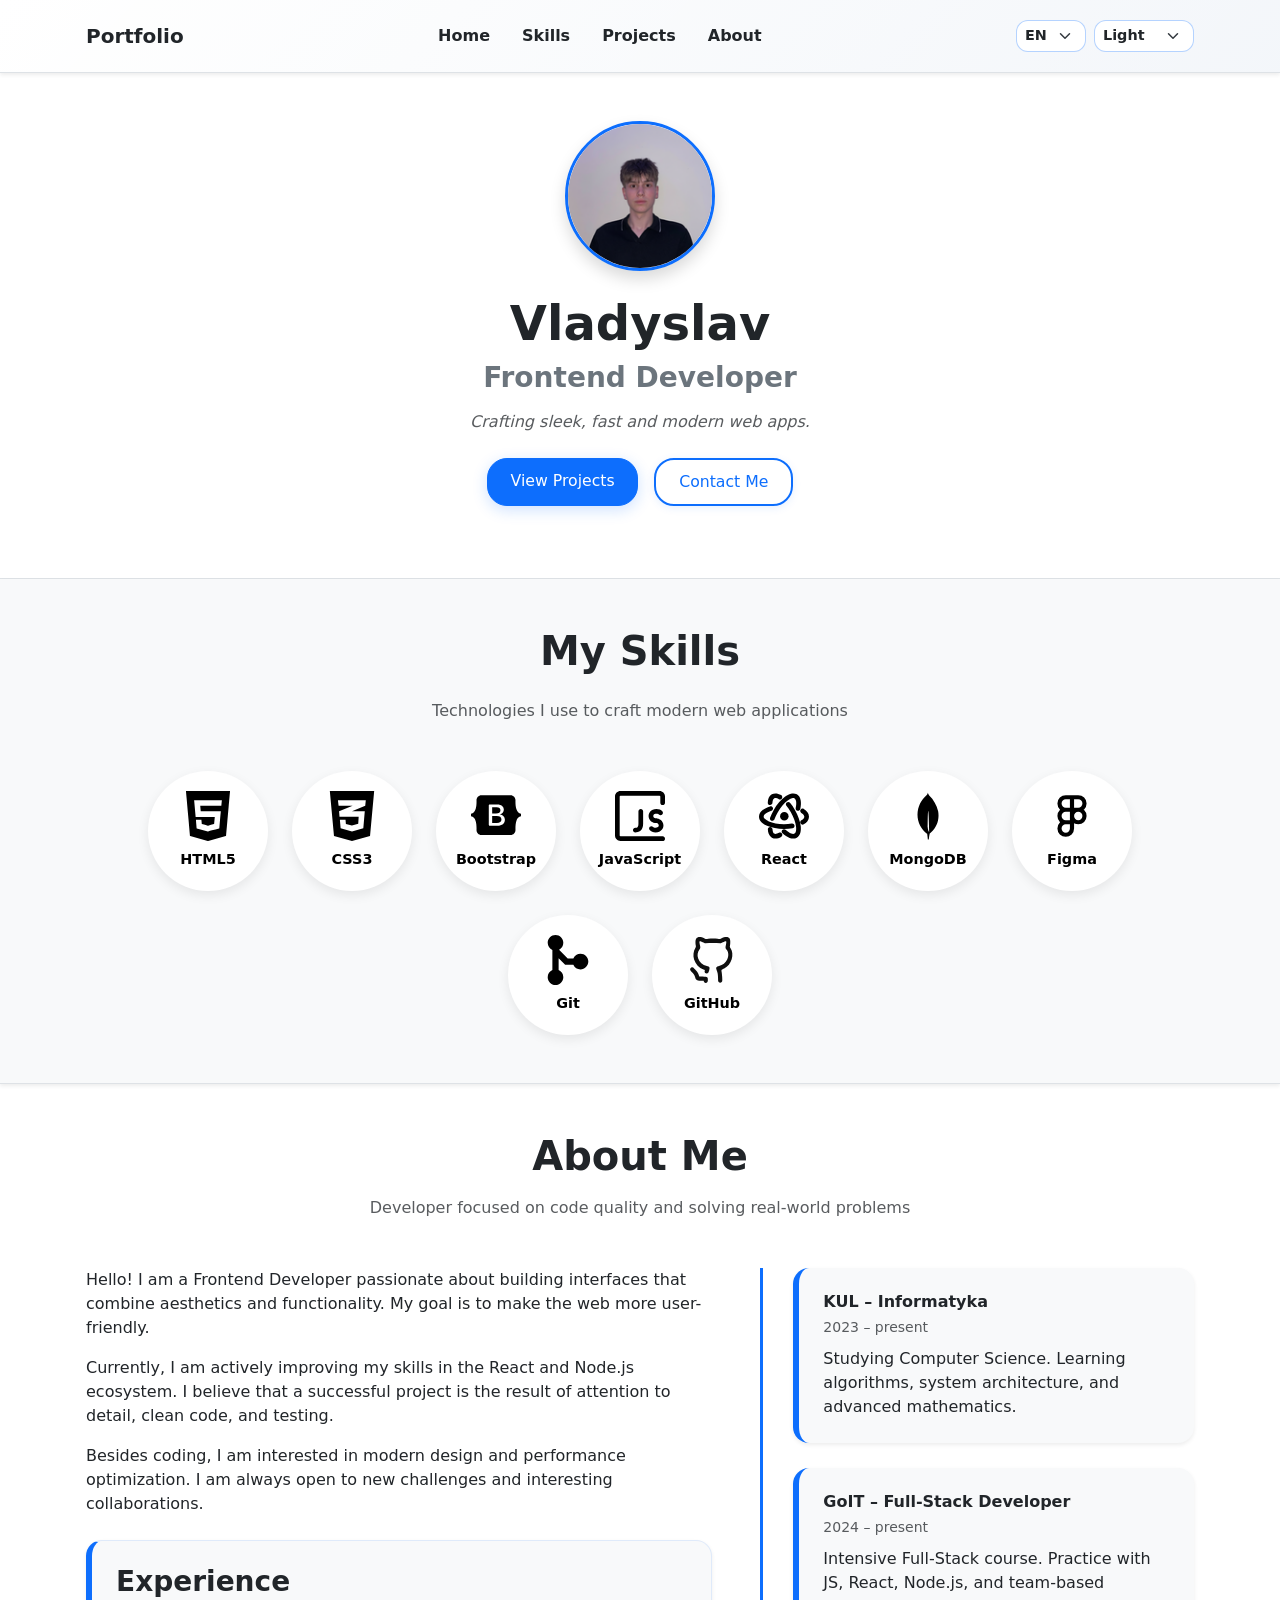
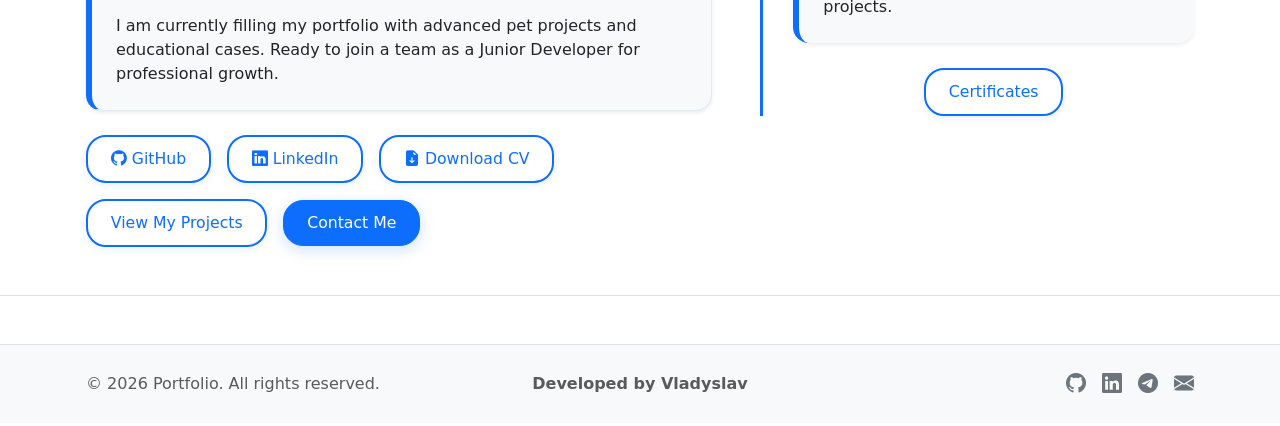
<file: index.html>
<!doctype html>
<html lang="en" data-bs-theme="light">
  <head>
    <meta charset="UTF-8" />
    <meta name="viewport" content="width=device-width, initial-scale=1.0" />
    <link
      href="https://cdn.jsdelivr.net/npm/bootstrap@5.3.3/dist/css/bootstrap.min.css"
      rel="stylesheet"
    />
    <script src="https://cdn.jsdelivr.net/npm/bootstrap@5.3.3/dist/js/bootstrap.bundle.min.js"></script>
    <link
      href="https://cdn.jsdelivr.net/npm/bootstrap-icons@1.11.3/font/bootstrap-icons.css"
      rel="stylesheet"
    />
    <link rel="stylesheet" href="./css/style.css" />
    <link rel="icon" href="./public/favicon.ico" />
    <script src="./js/main.js" defer></script>
    <title>Portfolio</title>
  </head>

  <body>
    <header class="py-3 shadow-sm border-bottom bg-body-tertiary">
      <div class="container d-flex justify-content-between align-items-center">
        <div class="fw-bold fs-5">Portfolio</div>
        <nav class="d-none d-md-block">
          <ul class="nav">
            <li class="nav-item">
              <a class="nav-link fw-semibold" href="#home" data-i18n="nav.home"
                >Головна</a
              >
            </li>
            <li class="nav-item">
              <a
                class="nav-link fw-semibold"
                href="#skills"
                data-i18n="nav.skills"
                >Навички</a
              >
            </li>
            <li class="nav-item">
              <a
                class="nav-link fw-semibold"
                href="./projects.html"
                data-i18n="nav.projects"
                >Проекти</a
              >
            </li>
            <li class="nav-item">
              <a
                class="nav-link fw-semibold"
                href="#about"
                data-i18n="nav.about"
                >Про мене</a
              >
            </li>
          </ul>
        </nav>
        <div class="d-flex gap-2 align-items-center">
          <button
            class="btn btn-outline-secondary d-md-none"
            data-bs-toggle="modal"
            data-bs-target="#mobileMenu"
          >
            ☰
          </button>

          <select
            class="form-select form-select-sm fw-bold d-none d-md-block lang-selector"
            style="
              width: auto;
              min-width: 70px;
              border-radius: 12px;
              border: 1px solid rgba(13, 110, 253, 0.3);
              font-size: 0.9rem;
            "
            title="Select language"
          >
            <option value="uk">UA</option>
            <option value="pl">PL</option>
            <option value="en">EN</option>
          </select>

          <select
            class="form-select form-select-sm fw-bold d-none d-md-block theme-selector"
            style="
              width: auto;
              min-width: 100px;
              border-radius: 12px;
              border: 1px solid rgba(13, 110, 253, 0.3);
              font-size: 0.9rem;
            "
            title="Select theme"
          >
            <option value="light" data-i18n="theme.light">Light</option>
            <option value="dark" data-i18n="theme.dark">Dark</option>
          </select>
        </div>
      </div>
    </header>

    <section id="home" class="py-3 py-md-5 shadow-sm border-bottom">
      <div class="container text-center">
        <img
          src="./public/avatar.png"
          alt="Vladyslav"
          class="rounded-circle shadow mb-4 mx-auto d-block"
          style="
            width: 150px;
            height: 150px;
            object-fit: cover;
            border: 3px solid var(--bs-primary);
          "
        />
        <h1 class="fw-bold mb-2 display-5" data-i18n="hero.name">Vladyslav</h1>
        <h2 class="fw-semibold mb-3 text-secondary h3" data-i18n="hero.role">
          Frontend Developer
        </h2>
        <p class="mb-4 fst-italic text-muted" data-i18n="hero.tagline">
          Crafting sleek, fast and modern web apps.
        </p>
        <div class="hero-buttons mb-4 flex-column flex-sm-row gap-2 gap-md-3">
          <a
            href="./projects.html"
            class="btn btn-primary btn-sm btn-md-lg"
            data-i18n="hero.btnProjects"
            >View Projects</a
          >
          <button
            class="btn btn-outline-primary btn-sm btn-md-lg"
            data-bs-toggle="modal"
            data-bs-target="#contactModal"
            data-i18n="hero.btnContact"
          >
            Contact Me
          </button>
        </div>
      </div>
    </section>
    <section
      id="skills"
      class="py-3 py-md-5 shadow-sm border-bottom bg-body-tertiary"
    >
      <div class="container text-center">
        <h2 class="fw-bold mb-3 mb-md-4 display-6" data-i18n="skills.title">
          My Skills
        </h2>
        <p class="text-muted mb-4 mb-md-5" data-i18n="skills.subtitle">
          Technologies I use to craft modern web applications
        </p>

        <div
          class="d-flex justify-content-center flex-wrap gap-2 gap-sm-3 gap-md-4"
        >
          <button
            type="button"
            class="skill-circle"
            data-bs-toggle="modal"
            data-bs-target="#skillModal"
            data-i18n-title="modal.html.title"
            data-i18n-body="modal.html.body"
            data-i18n-btn="modal.html.btn"
            data-url="https://developer.mozilla.org/en-US/docs/Web/HTML"
          >
            <img src="./public/logos/html5.svg" alt="HTML5" />
            <span>HTML5</span>
          </button>
          <button
            type="button"
            class="skill-circle"
            data-bs-toggle="modal"
            data-bs-target="#skillModal"
            data-i18n-title="modal.css.title"
            data-i18n-body="modal.css.body"
            data-i18n-btn="modal.css.btn"
            data-url="https://developer.mozilla.org/en-US/docs/Web/CSS"
          >
            <img src="./public/logos/css3.svg" alt="CSS3" />
            <span>CSS3</span>
          </button>
          <button
            type="button"
            class="skill-circle"
            data-bs-toggle="modal"
            data-bs-target="#skillModal"
            data-i18n-title="modal.bootstrap.title"
            data-i18n-body="modal.bootstrap.body"
            data-i18n-btn="modal.bootstrap.btn"
            data-url="https://getbootstrap.com/"
          >
            <img src="./public/logos/bootstrap.svg" alt="bootstrap" />
            <span>Bootstrap</span>
          </button>
          <button
            type="button"
            class="skill-circle"
            data-bs-toggle="modal"
            data-bs-target="#skillModal"
            data-i18n-title="modal.js.title"
            data-i18n-body="modal.js.body"
            data-i18n-btn="modal.js.btn"
            data-url="https://developer.mozilla.org/en-US/docs/Web/JavaScript"
          >
            <img src="./public/logos/javascript.svg" alt="JavaScript" />
            <span>JavaScript</span>
          </button>
          <button
            type="button"
            class="skill-circle"
            data-bs-toggle="modal"
            data-bs-target="#skillModal"
            data-i18n-title="modal.react.title"
            data-i18n-body="modal.react.body"
            data-i18n-btn="modal.react.btn"
            data-url="https://reactjs.org/"
          >
            <img src="./public/logos/react.svg" alt="React" />
            <span>React</span>
          </button>
          <button
            type="button"
            class="skill-circle"
            data-bs-toggle="modal"
            data-bs-target="#skillModal"
            data-i18n-title="modal.mongo.title"
            data-i18n-body="modal.mongo.body"
            data-i18n-btn="modal.mongo.btn"
            data-url="https://www.mongodb.com/"
          >
            <img src="./public/logos/mongodb.svg" alt="MongoDB" />
            <span>MongoDB</span>
          </button>
          <button
            type="button"
            class="skill-circle"
            data-bs-toggle="modal"
            data-bs-target="#skillModal"
            data-i18n-title="modal.figma.title"
            data-i18n-body="modal.figma.body"
            data-i18n-btn="modal.figma.btn"
            data-url="https://www.figma.com/"
          >
            <img src="./public/logos/figma.svg" alt="MongoDB" />
            <span>Figma</span>
          </button>
          <button
            type="button"
            class="skill-circle"
            data-bs-toggle="modal"
            data-bs-target="#skillModal"
            data-i18n-title="modal.git.title"
            data-i18n-body="modal.git.body"
            data-i18n-btn="modal.git.btn"
            data-url="https://git-scm.com/"
          >
            <img src="./public/logos/git.svg" alt="Git" />
            <span>Git</span>
          </button>
          <button
            type="button"
            class="skill-circle"
            data-bs-toggle="modal"
            data-bs-target="#skillModal"
            data-i18n-title="modal.github.title"
            data-i18n-body="modal.github.body"
            data-i18n-btn="modal.github.btn"
            data-url="https://github.com/"
          >
            <img src="./public/logos/github.svg" alt="GitHub" />
            <span>GitHub</span>
          </button>
        </div>
      </div>
    </section>
    <section id="about" class="py-3 py-md-5 border-bottom">
      <div class="container">
        <div class="text-center mb-4 mb-md-5">
          <h2 class="fw-bold mb-2 mb-md-3 display-6" data-i18n="about.title">
            About Me
          </h2>
          <p class="text-muted" data-i18n="about.subtitle">
            Developer focused on growth, quality and real-world problem solving
          </p>
        </div>
        <div class="row g-3 g-md-5">
          <div class="col-12 col-lg-7">
            <p class="mb-3" data-i18n="about.text1"></p>
            <p class="mb-3" data-i18n="about.text2"></p>
            <p class="mb-4" data-i18n="about.text3"></p>
            <div
              class="experience-box p-3 p-md-4 rounded-4 mb-4 shadow-sm bg-body-tertiary"
              style="border-left: 6px solid var(--bs-primary)"
            >
              <h3 class="fw-bold mb-3" data-i18n="about.expTitle"></h3>
              <p class="mb-0" data-i18n="about.expText"></p>
            </div>
            <div
              class="d-flex flex-column flex-sm-row flex-wrap gap-2 gap-md-3 align-items-sm-center"
            >
              <a
                href="https://github.com/Nishiyuuu"
                target="_blank"
                class="btn btn-outline-primary btn-sm btn-md-lg"
                title="Visit GitHub"
              >
                <i class="bi bi-github"></i>
                GitHub
              </a>

              <a
                href="https://linkedin.com/in/vladyslav-bychkovskyi-b8a65a303"
                target="_blank"
                class="btn btn-outline-primary btn-sm btn-md-lg"
                title="Visit LinkedIn"
              >
                <i class="bi bi-linkedin"></i>
                LinkedIn
              </a>

              <a
                href="./public/cv.pdf"
                download="Vladyslav_Bychkovskyi_CV"
                class="btn btn-outline-primary btn-sm btn-md-lg"
                title="Download CV"
              >
                <i class="bi bi-file-earmark-arrow-down-fill"></i>
                <span data-i18n="about.downloadCV">Pobierz CV</span>
              </a>

              <a
                href="./projects.html"
                class="btn btn-outline-primary btn-sm btn-md-lg"
                data-i18n="about.projectsBtn"
              >
              </a>

              <button
                class="btn btn-primary btn-sm btn-md-lg"
                data-bs-toggle="modal"
                data-bs-target="#contactModal"
                data-i18n="hero.btnContact"
              ></button>
            </div>
          </div>
          <div class="col-12 col-lg-5">
            <div class="timeline">
              <div class="timeline-item">
                <div class="timeline-dot"></div>
                <div
                  class="timeline-content p-3 p-md-4 rounded-4 shadow-sm bg-body-tertiary"
                  style="border-left: 6px solid var(--bs-primary)"
                >
                  <h6 class="fw-bold mb-1">KUL – Informatyka</h6>
                  <small class="text-muted" data-i18n="about.kul"></small>
                  <p class="mb-0 mt-2" data-i18n="about.kulDesc"></p>
                </div>
              </div>
              <div class="timeline-item">
                <div class="timeline-dot"></div>
                <div
                  class="timeline-content p-3 p-md-4 rounded-4 shadow-sm bg-body-tertiary"
                  style="border-left: 6px solid var(--bs-primary)"
                >
                  <h6 class="fw-bold mb-1">GoIT – Full-Stack Developer</h6>
                  <small class="text-muted" data-i18n="about.goit"></small>
                  <p class="mb-0 mt-2" data-i18n="about.goitDesc"></p>
                </div>
              </div>
              <div class="mt-2 text-center">
                <a
                  href="./certificates.html"
                  class="btn btn-outline-primary btn-sm btn-md-lg"
                  data-i18n="about.certBtn"
                >
                  <i class="bi bi-award-fill"></i>
                </a>
              </div>
            </div>
          </div>
        </div>
      </div>
    </section>

    <div class="modal fade" id="mobileMenu" tabindex="-1">
      <div class="modal-dialog modal-fullscreen-sm-down">
        <div class="modal-content">
          <div class="modal-header">
            <h5 class="modal-title" data-i18n="menu.label">Menu</h5>
            <button
              type="button"
              class="btn-close"
              data-bs-dismiss="modal"
            ></button>
          </div>
          <div class="modal-body text-center">
            <ul class="nav flex-column mb-4">
              <li class="nav-item">
                <a
                  class="nav-link fw-semibold"
                  href="#home"
                  data-i18n="nav.home"
                  >Головна</a
                >
              </li>
              <li class="nav-item">
                <a
                  class="nav-link fw-semibold"
                  href="#skills"
                  data-i18n="nav.skills"
                  >Навички</a
                >
              </li>
              <li class="nav-item">
                <a
                  class="nav-link fw-semibold"
                  href="#"
                  data-i18n="nav.projects"
                  >Проекти</a
                >
              </li>
              <li class="nav-item">
                <a
                  class="nav-link fw-semibold"
                  href="#about"
                  data-i18n="nav.about"
                  >Про мене</a
                >
              </li>
            </ul>
            <select
              class="form-select mb-3 fw-bold lang-selector"
              style="
                border-radius: 12px;
                border: 1px solid rgba(13, 110, 253, 0.3);
              "
              title="Select language"
            >
              <option value="uk">UA</option>
              <option value="pl">PL</option>
              <option value="en">EN</option>
            </select>
            <select
              class="form-select fw-bold theme-selector"
              style="
                border-radius: 12px;
                border: 1px solid rgba(13, 110, 253, 0.3);
              "
              title="Select theme"
            >
              <option value="light" data-i18n="theme.light">Light</option>
              <option value="dark" data-i18n="theme.dark">Dark</option>
            </select>
          </div>
        </div>
      </div>
    </div>
    <div class="modal fade" id="contactModal" tabindex="-1">
      <div class="modal-dialog modal-dialog-centered modal-fullscreen-sm-down">
        <div class="modal-content">
          <div class="modal-header">
            <h5 class="modal-title" data-i18n="contact.title">Contact Me</h5>
            <button
              type="button"
              class="btn-close"
              data-bs-dismiss="modal"
            ></button>
          </div>
          <div class="modal-body">
            <p class="text-center mb-3" data-i18n="contact.subtitle">
              Drop me a message or reach out directly:
            </p>
            <div
              class="d-flex justify-content-center gap-2 mb-3 flex-wrap flex-sm-row"
            >
              <a
                href="mailto:bickovskyijvlad53@gmail.com"
                class="btn btn-primary btn-sm btn-md-lg"
                data-i18n="contact.email"
                >Email</a
              >
              <a
                href="https://t.me/Nishiyyu"
                target="_blank"
                class="btn btn-outline-primary btn-sm btn-md-lg"
                data-i18n="contact.telegram"
                >Telegram</a
              >
            </div>
            <form id="contactForm">
              <div class="mb-3">
                <input
                  type="text"
                  class="form-control"
                  placeholder="Name"
                  name="name"
                  data-i18n-placeholder="form.name"
                  required
                />
              </div>
              <div class="mb-3">
                <input
                  type="email"
                  class="form-control"
                  placeholder="Email"
                  name="email"
                  data-i18n-placeholder="form.email"
                  required
                />
              </div>
              <div class="mb-3">
                <textarea
                  class="form-control"
                  placeholder="Message"
                  name="message"
                  data-i18n-placeholder="form.message"
                  rows="3"
                  required
                ></textarea>
              </div>
              <button
                type="submit"
                class="btn btn-primary w-100"
                data-i18n="contact.send"
              >
                Send
              </button>
            </form>
          </div>
        </div>
      </div>
    </div>
    <div class="modal fade" id="skillModal" tabindex="-1">
      <div class="modal-dialog modal-dialog-centered">
        <div class="modal-content">
          <div class="modal-header">
            <h5 class="modal-title"></h5>
            <button
              type="button"
              class="btn-close"
              data-bs-dismiss="modal"
            ></button>
          </div>
          <div class="modal-body text-center">
            <p></p>
            <a href="#" target="_blank" class="btn btn-primary"></a>
          </div>
        </div>
      </div>
    </div>

    <footer class="py-4 mt-5 border-top bg-body-tertiary">
      <div class="container">
        <div class="row align-items-center">
          <div class="col-md-4 mb-3 mb-md-0 text-center text-md-start">
            <span class="text-muted"
              >© <span id="currentYear"></span> Portfolio.
            </span>
            <span class="text-muted" data-i18n="footer.rights"
              >Всі права захищені.</span
            >
          </div>

          <div class="col-md-4 mb-3 mb-md-0 text-center">
            <span class="fw-semibold text-muted" data-i18n="footer.madeBy"
              >Розроблено Владиславом</span
            >
          </div>

          <div class="col-md-4 text-center text-md-end">
            <div
              class="d-flex justify-content-center justify-content-md-end gap-3"
            >
              <a
                href="https://github.com/Nishiyuuu"
                target="_blank"
                class="text-secondary fs-5 transition-hover"
                title="GitHub"
              >
                <i class="bi bi-github"></i>
              </a>
              <a
                href="https://linkedin.com/in/vladyslav-bychkovskyi-b8a65a303"
                target="_blank"
                class="text-secondary fs-5 transition-hover"
                title="LinkedIn"
              >
                <i class="bi bi-linkedin"></i>
              </a>
              <a
                href="https://t.me/Nishiyyu"
                target="_blank"
                class="text-secondary fs-5 transition-hover"
                title="Telegram"
              >
                <i class="bi bi-telegram"></i>
              </a>
              <a
                href="mailto:bickovskyijvlad53@gmail.com"
                class="text-secondary fs-5 transition-hover"
                title="Email"
              >
                <i class="bi bi-envelope-fill"></i>
              </a>
            </div>
          </div>
        </div>
      </div>
    </footer>
  </body>
</html>
</file>
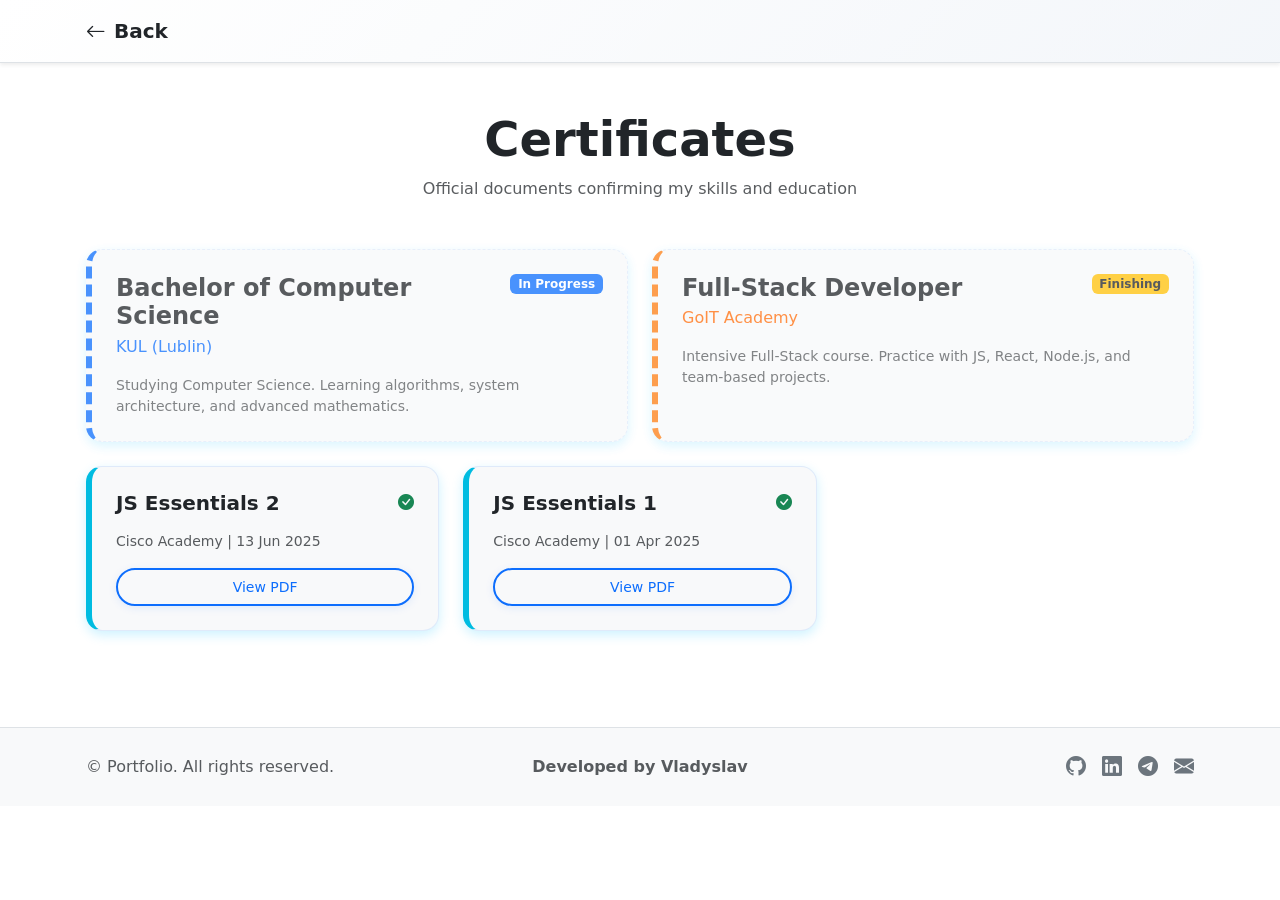
<file: certificates.html>
<!doctype html>
<html lang="en" data-bs-theme="light">
  <head>
    <meta charset="UTF-8" />
    <meta name="viewport" content="width=device-width, initial-scale=1.0" />
    <link
      href="https://cdn.jsdelivr.net/npm/bootstrap@5.3.8/dist/css/bootstrap.min.css"
      rel="stylesheet"
    />
    <link
      href="https://cdn.jsdelivr.net/npm/bootstrap-icons@1.11.3/font/bootstrap-icons.css"
      rel="stylesheet"
    />
    <link rel="stylesheet" href="./css/style.css" />
    <link rel="icon" href="./public/favicon.ico" />
    <title>Certificates | Vladyslav</title>
  </head>

  <body>
    <header class="py-3 shadow-sm border-bottom bg-body-tertiary">
      <div class="container d-flex justify-content-between align-items-center">
        <a
          href="index.html"
          class="text-decoration-none text-body fw-bold fs-5"
        >
          <i class="bi bi-arrow-left me-2"></i
          ><span data-i18n="cert.back">Back to Portfolio</span>
        </a>
      </div>
    </header>

    <main class="py-5">
      <div class="container">
        <div class="text-center mb-5">
          <h1 class="fw-bold display-5" data-i18n="about.certBtn">
            Education & Certifications
          </h1>
          <p class="text-muted" data-i18n="cert.subtitle">
            Official documents confirming my skills and education
          </p>
        </div>

        <div class="row g-4">
          <div class="col-12 col-md-6">
            <div
              class="experience-box p-4 rounded-4 bg-body-tertiary h-100 opacity-75"
              style="border-left: 6px solid #0d6efd; border-style: dashed"
            >
              <div
                class="d-flex justify-content-between align-items-start mb-3"
              >
                <div>
                  <h4 class="fw-bold mb-1">Bachelor of Computer Science</h4>
                  <p class="text-primary mb-0">KUL (Lublin)</p>
                </div>
                <span class="badge bg-primary" data-i18n="cert.inProgress"
                  >In Progress</span
                >
              </div>
              <p class="text-muted mb-0 small" data-i18n="about.kulDesc"></p>
            </div>
          </div>

          <div class="col-12 col-md-6">
            <div
              class="experience-box p-4 rounded-4 bg-body-tertiary h-100 opacity-75"
              style="
                border-left: 6px solid var(--bs-orange);
                border-style: dashed;
              "
            >
              <div
                class="d-flex justify-content-between align-items-start mb-3"
              >
                <div>
                  <h4 class="fw-bold mb-1">Full-Stack Developer</h4>
                  <p
                    class="text-warning mb-0"
                    style="color: #ff6b08 !important"
                  >
                    GoIT Academy
                  </p>
                </div>
                <span
                  class="badge bg-warning text-dark"
                  data-i18n="cert.finishing"
                  >Finishing</span
                >
              </div>
              <p class="text-muted mb-0 small" data-i18n="about.goitDesc"></p>
            </div>
          </div>

          <div class="col-12 col-md-4">
            <div
              class="experience-box p-4 rounded-4 bg-body-tertiary h-100"
              style="border-left: 6px solid #00bce1"
            >
              <div class="d-flex justify-content-between mb-2">
                <h5 class="fw-bold">JS Essentials 2</h5>
                <i class="bi bi-check-circle-fill text-success"></i>
              </div>
              <p class="small text-muted mb-3">Cisco Academy | 13 Jun 2025</p>
              <a
                href="./public/certs/js_essentials_2.pdf"
                target="_blank"
                class="btn btn-sm btn-outline-primary w-100 mt-auto"
                data-i18n="cert.view"
                >View PDF</a
              >
            </div>
          </div>

          <div class="col-12 col-md-4">
            <div
              class="experience-box p-4 rounded-4 bg-body-tertiary h-100"
              style="border-left: 6px solid #00bce1"
            >
              <div class="d-flex justify-content-between mb-2">
                <h5 class="fw-bold">JS Essentials 1</h5>
                <i class="bi bi-check-circle-fill text-success"></i>
              </div>
              <p class="small text-muted mb-3">Cisco Academy | 01 Apr 2025</p>
              <a
                href="./public/certs/js_essentials_1.pdf"
                target="_blank"
                class="btn btn-sm btn-outline-primary w-100 mt-auto"
                data-i18n="cert.view"
                >View PDF</a
              >
            </div>
          </div>
        </div>
      </div>
    </main>

    <footer class="py-4 mt-5 border-top bg-body-tertiary">
      <div class="container">
        <div class="row align-items-center">
          <div class="col-md-4 mb-3 mb-md-0 text-center text-md-start">
            <span class="text-muted"
              >© <span id="currentYear"></span> Portfolio.
            </span>
            <span class="text-muted" data-i18n="footer.rights"
              >Всі права захищені.</span
            >
          </div>

          <div class="col-md-4 mb-3 mb-md-0 text-center">
            <span class="fw-semibold text-muted" data-i18n="footer.madeBy"
              >Розроблено Владиславом</span
            >
          </div>

          <div class="col-md-4 text-center text-md-end">
            <div
              class="d-flex justify-content-center justify-content-md-end gap-3"
            >
              <a
                href="https://github.com/Nishiyuuu"
                target="_blank"
                class="text-secondary fs-5 transition-hover"
                title="GitHub"
              >
                <i class="bi bi-github"></i>
              </a>
              <a
                href="https://linkedin.com/in/vladyslav-bychkovskyi-b8a65a303"
                target="_blank"
                class="text-secondary fs-5 transition-hover"
                title="LinkedIn"
              >
                <i class="bi bi-linkedin"></i>
              </a>
              <a
                href="https://t.me/Nishiyyu"
                target="_blank"
                class="text-secondary fs-5 transition-hover"
                title="Telegram"
              >
                <i class="bi bi-telegram"></i>
              </a>
              <a
                href="mailto:bickovskyijvlad53@gmail.com"
                class="text-secondary fs-5 transition-hover"
                title="Email"
              >
                <i class="bi bi-envelope-fill"></i>
              </a>
            </div>
          </div>
        </div>
      </div>
    </footer>

    <script>
      document.addEventListener("DOMContentLoaded", () => {
        const savedTheme = localStorage.getItem("siteTheme") || "light";
        document.documentElement.setAttribute("data-bs-theme", savedTheme);
        const savedLang = localStorage.getItem("siteLang") || "en";
        fetch("./lang/lang.json")
          .then((res) => res.json())
          .then((translations) => {
            const dict = translations[savedLang] || {};
            document.querySelectorAll("[data-i18n]").forEach((el) => {
              const key = el.dataset.i18n;
              if (dict[key]) el.textContent = dict[key];
            });
          })
          .catch((err) => console.error("Error loading translations:", err));
      });
    </script>
  </body>
</html>
</file>
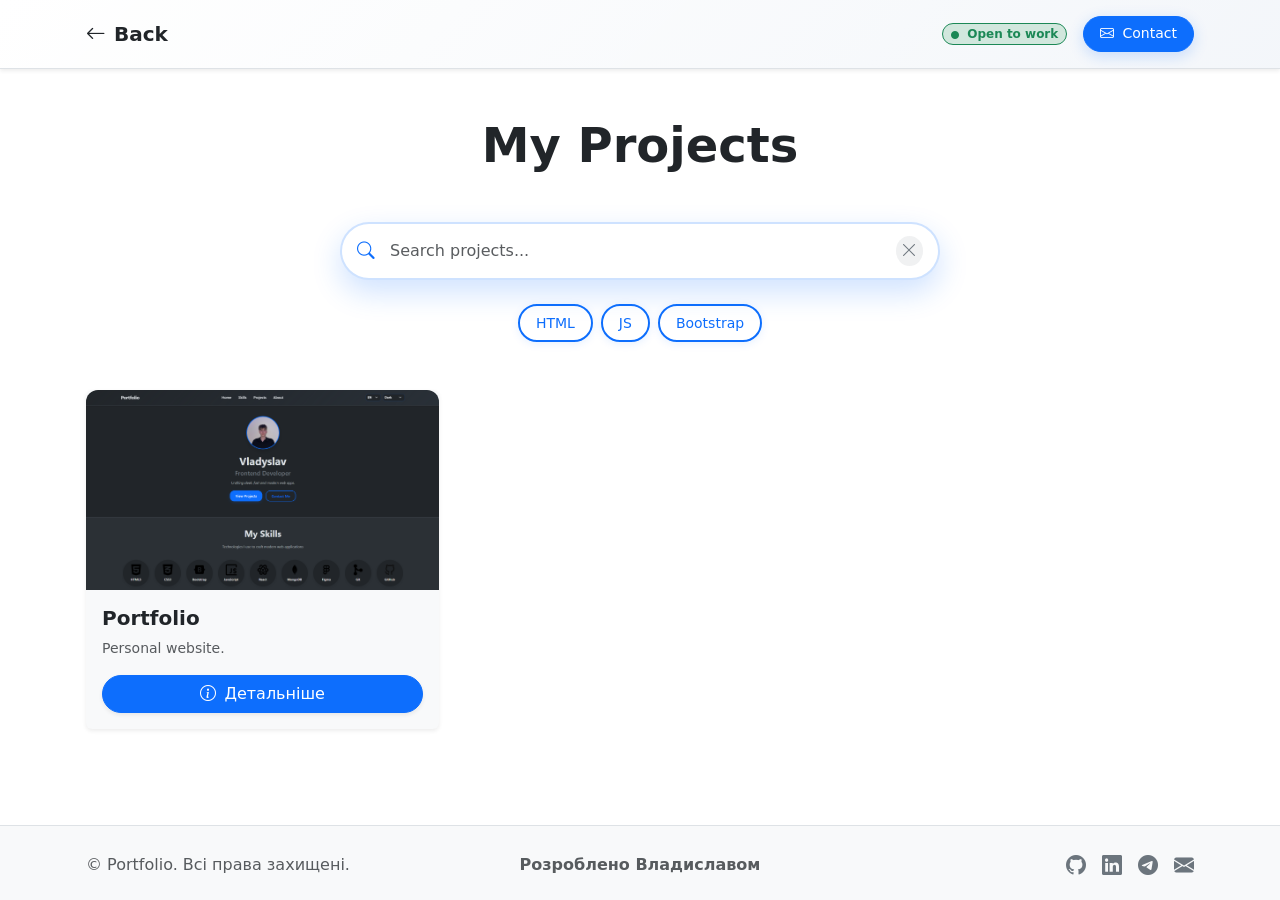
<file: project-details.html>
<!doctype html>
<html lang="en">
  <head>
    <meta charset="UTF-8" />
    <meta name="viewport" content="width=device-width, initial-scale=1.0" />
    <link
      href="https://cdn.jsdelivr.net/npm/bootstrap@5.3.3/dist/css/bootstrap.min.css"
      rel="stylesheet"
    />
    <link
      href="https://cdn.jsdelivr.net/npm/bootstrap-icons@1.11.3/font/bootstrap-icons.css"
      rel="stylesheet"
    />
    <link rel="stylesheet" href="./css/style.css" />
    <link rel="icon" href="./public/favicon.ico" />
    <title>Project Details</title>
  </head>
  <body>
    <header class="py-3 shadow-sm border-bottom bg-body-tertiary sticky-top">
      <div class="container d-flex justify-content-between align-items-center">
        <a
          href="index.html"
          class="text-decoration-none text-body fw-bold fs-5"
        >
          <i class="bi bi-house-door me-2"></i
          ><span data-i18n="projects.details.toHome">На головну</span>
        </a>
        <button
          class="btn btn-primary btn-sm"
          data-bs-toggle="modal"
          data-bs-target="#contactModal"
        >
          <i class="bi bi-envelope"></i>
        </button>
      </div>
    </header>

    <main class="py-5">
      <div class="container">
        <div class="row justify-content-center">
          <div class="col-lg-10">
            <div
              class="d-md-flex justify-content-between align-items-center mb-5"
            >
              <h1 id="projTitle" class="display-3 fw-bold mb-0"></h1>
              <div class="mt-3 mt-md-0 d-flex gap-2">
                <a
                  id="linkLive"
                  href="#"
                  target="_blank"
                  class="btn btn-primary rounded-pill px-4"
                  ><i class="bi bi-play-circle me-2"></i>Demo</a
                >
                <a
                  id="linkCode"
                  href="#"
                  target="_blank"
                  class="btn btn-outline-primary rounded-pill px-4"
                  ><i class="bi bi-github me-2"></i>Code</a
                >
              </div>
            </div>

            <div
              class="project-img-container mb-5 shadow-lg rounded-4 overflow-hidden"
              style="max-height: 500px; background: #2b3035"
            >
              <img
                id="projImg"
                src=""
                class="w-100 h-100 object-fit-cover"
                alt="Preview"
              />
            </div>

            <div class="row g-5">
              <div class="col-md-8">
                <section class="mb-5">
                  <h2
                    class="h3 fw-bold border-start border-4 border-primary ps-3 mb-3"
                    data-i18n="projects.details.goal"
                  >
                    Мета
                  </h2>
                  <p id="projGoal" class="lead text-muted"></p>
                </section>
                <section class="mb-5">
                  <h2
                    class="h3 fw-bold mb-3"
                    data-i18n="projects.details.problem"
                  >
                    Виклики
                  </h2>
                  <p id="projProblem"></p>
                  <hr class="my-4 opacity-25" />
                  <h2
                    class="h3 fw-bold mb-3"
                    data-i18n="projects.details.solution"
                  >
                    Рішення
                  </h2>
                  <p id="projSolution"></p>
                </section>
              </div>
              <div class="col-md-4">
                <div class="card bg-body-tertiary border-0 rounded-4 p-4 mb-4">
                  <h4 class="fw-bold mb-3" data-i18n="projects.details.tech">
                    Стек
                  </h4>
                  <div id="projTech" class="d-flex gap-2 flex-wrap"></div>
                </div>
                <div class="card bg-body-tertiary border-0 rounded-4 p-4">
                  <h4
                    class="fw-bold mb-3"
                    data-i18n="projects.details.features"
                  >
                    Функції
                  </h4>
                  <ul id="projFeatures" class="list-unstyled mb-0"></ul>
                </div>
              </div>
            </div>

            <section
              class="mt-5 p-5 bg-primary text-white rounded-4 shadow d-md-flex justify-content-between align-items-center"
            >
              <div class="mb-4 mb-md-0 pe-md-4">
                <h2
                  class="h3 fw-bold mb-2"
                  data-i18n="projects.details.feedback"
                >
                  Результати
                </h2>
                <p id="projFeedback" class="opacity-75 mb-0"></p>
              </div>
              <a
                href="projects.html"
                class="btn btn-light btn-lg rounded-pill px-5 fw-bold text-primary shadow-sm"
              >
                <i class="bi bi-grid-fill me-2"></i
                ><span data-i18n="projects.details.backToList"
                  >Всі проекти</span
                >
              </a>
            </section>
          </div>
        </div>
      </div>
    </main>

    <footer class="py-4 mt-5 border-top bg-body-tertiary">
      <div class="container">
        <div class="row align-items-center">
          <div class="col-md-4 mb-3 mb-md-0 text-center text-md-start">
            <span class="text-muted"
              >© <span id="currentYear"></span> Portfolio.
            </span>
            <span class="text-muted" data-i18n="footer.rights"
              >Всі права захищені.</span
            >
          </div>

          <div class="col-md-4 mb-3 mb-md-0 text-center">
            <span class="fw-semibold text-muted" data-i18n="footer.madeBy"
              >Розроблено Владиславом</span
            >
          </div>

          <div class="col-md-4 text-center text-md-end">
            <div
              class="d-flex justify-content-center justify-content-md-end gap-3"
            >
              <a
                href="https://github.com/Nishiyuuu"
                target="_blank"
                class="text-secondary fs-5 transition-hover"
                title="GitHub"
              >
                <i class="bi bi-github"></i>
              </a>
              <a
                href="https://linkedin.com/in/vladyslav-bychkovskyi-b8a65a303"
                target="_blank"
                class="text-secondary fs-5 transition-hover"
                title="LinkedIn"
              >
                <i class="bi bi-linkedin"></i>
              </a>
              <a
                href="https://t.me/Nishiyyu"
                target="_blank"
                class="text-secondary fs-5 transition-hover"
                title="Telegram"
              >
                <i class="bi bi-telegram"></i>
              </a>
              <a
                href="mailto:bickovskyijvlad53@gmail.com"
                class="text-secondary fs-5 transition-hover"
                title="Email"
              >
                <i class="bi bi-envelope-fill"></i>
              </a>
            </div>
          </div>
        </div>
      </div>
    </footer>

    <script>
      document.addEventListener("DOMContentLoaded", async () => {
        // ФІКС ТЕМИ
        const savedTheme = localStorage.getItem("siteTheme") || "light";
        document.documentElement.setAttribute("data-bs-theme", savedTheme);

        const params = new URLSearchParams(window.location.search);
        const projectId = params.get("id");
        const lang = localStorage.getItem("siteLang") || "en";

        try {
          const response = await fetch("./lang/lang.json");
          const data = await response.json();
          const dict = data[lang];
          const project = dict["projects.list"][projectId];

          if (!project) {
            window.location.href = "projects.html";
            return;
          }

          document.getElementById("projTitle").textContent = project.title;
          document.getElementById("projGoal").textContent = project.goal;
          document.getElementById("projProblem").textContent = project.problem;
          document.getElementById("projSolution").textContent =
            project.solution;
          document.getElementById("projFeedback").textContent =
            project.feedback;
          document.getElementById("projImg").src =
            `./public/projects/${projectId}.png`;
          document.getElementById("linkLive").href = project.liveLink || "#";
          document.getElementById("linkCode").href = project.codeLink || "#";

          const fList = document.getElementById("projFeatures");
          fList.innerHTML = project.features
            .map(
              (f) =>
                `<li class="mb-2"><i class="bi bi-check-lg text-primary me-2"></i>${f}</li>`,
            )
            .join("");

          const tCont = document.getElementById("projTech");
          tCont.innerHTML = project.tech
            .map(
              (t) =>
                `<span class="badge bg-primary-subtle text-primary border border-primary-subtle px-3 py-2">${t}</span>`,
            )
            .join("");

          document.querySelectorAll("[data-i18n]").forEach((el) => {
            const key = el.dataset.i18n;
            if (dict[key]) el.textContent = dict[key];
          });
        } catch (e) {
          console.error("Помилка:", e);
        }
      });
    </script>
  </body>
</html>
</file>
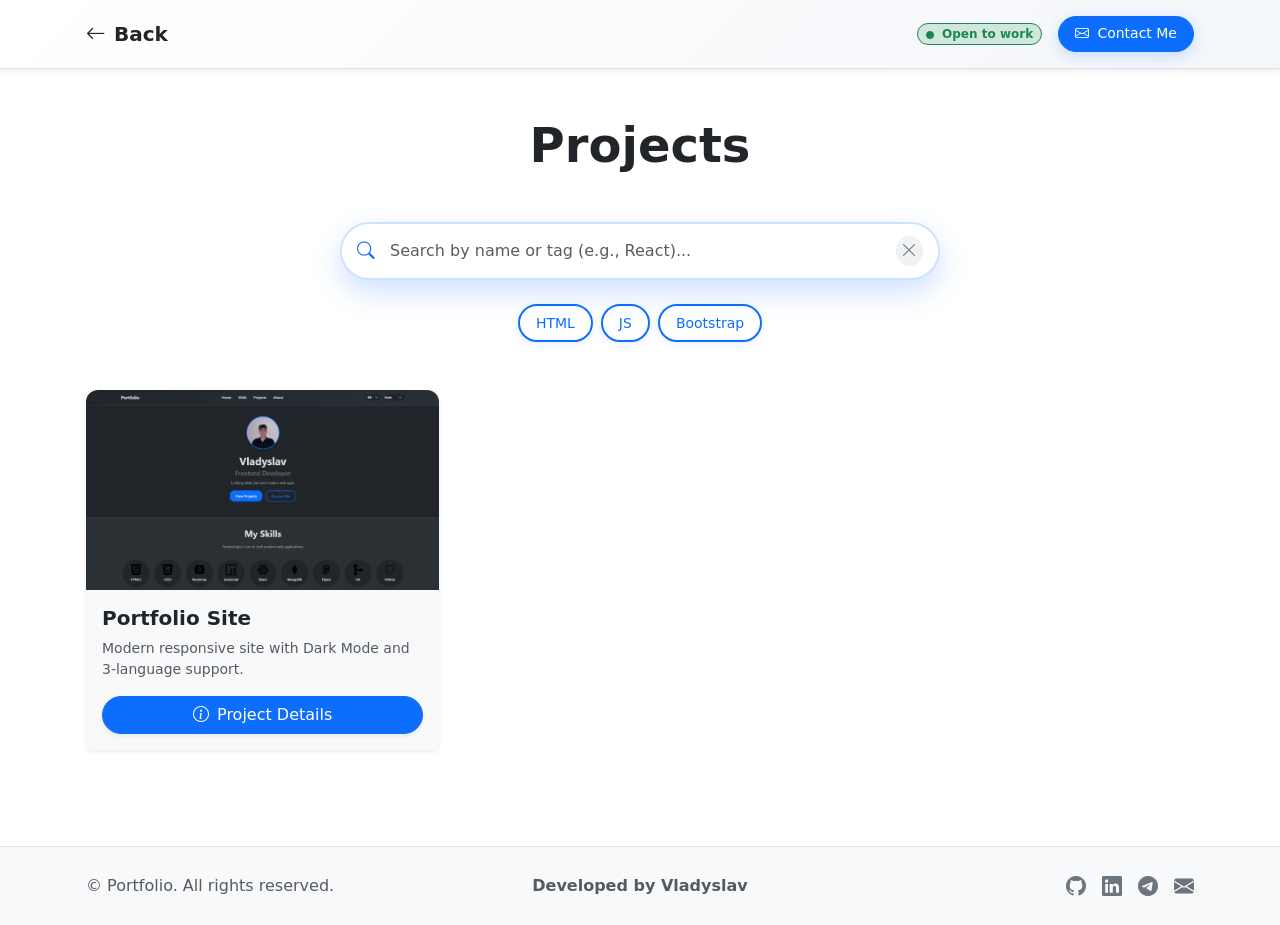
<file: projects.html>
<!doctype html>
<html lang="en" data-bs-theme="light">
  <head>
    <meta charset="UTF-8" />
    <meta name="viewport" content="width=device-width, initial-scale=1.0" />
    <link
      href="https://cdn.jsdelivr.net/npm/bootstrap@5.3.3/dist/css/bootstrap.min.css"
      rel="stylesheet"
    />
    <link
      href="https://cdn.jsdelivr.net/npm/bootstrap-icons@1.11.3/font/bootstrap-icons.css"
      rel="stylesheet"
    />
    <script src="https://cdn.jsdelivr.net/npm/bootstrap@5.3.3/dist/js/bootstrap.bundle.min.js"></script>
    <link rel="stylesheet" href="./css/style.css" />
    <link rel="icon" href="./public/favicon.ico" />
    <title>Projects | Vladyslav</title>
    <style>
      .project-card {
        transition: all 0.3s ease;
        border: none;
        height: 100%;
      }
      .project-card:hover {
        transform: translateY(-10px);
        box-shadow: 0 15px 35px rgba(13, 110, 253, 0.15) !important;
      }
      .project-img-container {
        height: 200px;
        overflow: hidden;
        border-radius: 12px 12px 0 0;
        background: #eee;
      }
      .project-img-container img {
        width: 100%;
        height: 100%;
        object-fit: cover;
      }
      .status-badge {
        animation: pulse 2s infinite;
      }
      @keyframes pulse {
        0% {
          opacity: 1;
        }
        50% {
          opacity: 0.6;
        }
        100% {
          opacity: 1;
        }
      }
      .search-container {
        max-width: 600px;
        margin: 0 auto;
      }
      .custom-search-group {
        background: var(--bs-body-bg);
        border: 2px solid rgba(13, 110, 253, 0.2);
        border-radius: 30px;
        padding: 5px 15px;
        transition: all 0.3s ease;
        display: flex;
        align-items: center;
        box-shadow: 0 12px 30px rgba(13, 110, 253, 0.2);
      }
      .custom-search-group:focus-within {
        border-color: var(--bs-primary);
        box-shadow: 0 8px 20px rgba(13, 110, 253, 0.15);
      }
      .search-input {
        border: none !important;
        background: transparent !important;
        box-shadow: none !important;
        padding: 10px 15px;
        flex-grow: 1;
      }
      .search-icon {
        color: var(--bs-primary);
        font-size: 1.1rem;
      }
      #clearSearch {
        border: none;
        background: rgba(108, 117, 125, 0.1);
        color: #6c757d;
        border-radius: 50%;
        width: 30px;
        height: 30px;
        display: flex;
        align-items: center;
        justify-content: center;
        transition: all 0.2s ease;
        padding: 0;
        margin-left: 5px;
      }
      #clearSearch:hover {
        background: rgba(220, 53, 69, 0.1);
        color: #dc3545;
        transform: rotate(90deg);
      }
      .tag-btn.active {
        background-color: var(--bs-primary);
        color: white;
      }
    </style>
  </head>

  <body>
    <header class="py-3 shadow-sm border-bottom bg-body-tertiary">
      <div class="container d-flex justify-content-between align-items-center">
        <a
          href="index.html"
          class="text-decoration-none text-body fw-bold fs-5"
        >
          <i class="bi bi-arrow-left me-2"></i
          ><span data-i18n="cert.back">Back</span>
        </a>

        <div class="d-flex align-items-center gap-3">
          <span
            class="badge rounded-pill bg-success-subtle text-success border border-success status-badge d-none d-md-inline-block"
          >
            <i class="bi bi-circle-fill me-1" style="font-size: 0.5rem"></i>
            <span data-i18n="projects.statusOpen">Open to work</span>
          </span>
          <button
            class="btn btn-primary btn-sm"
            data-bs-toggle="modal"
            data-bs-target="#contactModal"
          >
            <i class="bi bi-envelope me-1"></i>
            <span data-i18n="hero.btnContact">Contact</span>
          </button>
        </div>
      </div>
    </header>

    <main class="py-5">
      <div class="container">
        <div class="text-center mb-5">
          <h1 class="fw-bold display-5" data-i18n="projects.title">
            My Projects
          </h1>
        </div>

        <div class="search-container mb-5">
          <div class="custom-search-group">
            <i class="bi bi-search search-icon"></i>
            <input
              type="text"
              id="projectSearch"
              class="form-control search-input"
              data-i18n-placeholder="projects.searchPlaceholder"
              placeholder="Search projects..."
            />
            <button type="button" id="clearSearch" title="Clear search">
              <i class="bi bi-x-lg"></i>
            </button>
          </div>

          <div
            class="d-flex gap-2 flex-wrap justify-content-center mt-4"
            id="tagFilters"
          ></div>
        </div>

        <div class="row g-4" id="projectsGrid">
          <div
            class="col-12 col-md-6 col-lg-4 project-item"
            data-tags="HTML,JS,Bootstrap"
            data-name="Portfolio"
          >
            <div class="card project-card shadow-sm bg-body-tertiary">
              <div class="project-img-container">
                <img
                  src="./public/projects/portfolio.png"
                  alt="Portfolio"
                  onerror="
                    this.src = 'https://placehold.co/600x400?text=Portfolio'
                  "
                />
              </div>
              <div class="card-body d-flex flex-column">
                <h5
                  class="card-title fw-bold"
                  data-i18n="projects.portfolioTitle"
                >
                  Portfolio
                </h5>
                <p
                  class="card-text text-muted small"
                  data-i18n="projects.portfolioDesc"
                >
                  Personal website.
                </p>
                <div class="mt-auto">
                  <a
                    href="project-details.html?id=portfolio"
                    class="btn btn-primary w-100 rounded-pill shadow-sm"
                  >
                    <i class="bi bi-info-circle me-2"></i
                    ><span data-i18n="projects.moreDetails">Детальніше</span>
                  </a>
                </div>
              </div>
            </div>
          </div>
        </div>

        <div id="noResults" class="text-center py-5" style="display: none">
          <i class="bi bi-search display-1 text-muted"></i>
          <p class="mt-3 fs-5 text-muted" data-i18n="projects.noResults">
            No results found
          </p>
        </div>
      </div>
    </main>

    <footer class="py-4 mt-5 border-top bg-body-tertiary">
      <div class="container">
        <div class="row align-items-center">
          <div class="col-md-4 mb-3 mb-md-0 text-center text-md-start">
            <span class="text-muted"
              >© <span id="currentYear"></span> Portfolio.
            </span>
            <span class="text-muted" data-i18n="footer.rights"
              >Всі права захищені.</span
            >
          </div>

          <div class="col-md-4 mb-3 mb-md-0 text-center">
            <span class="fw-semibold text-muted" data-i18n="footer.madeBy"
              >Розроблено Владиславом</span
            >
          </div>

          <div class="col-md-4 text-center text-md-end">
            <div
              class="d-flex justify-content-center justify-content-md-end gap-3"
            >
              <a
                href="https://github.com/Nishiyuuu"
                target="_blank"
                class="text-secondary fs-5 transition-hover"
                title="GitHub"
              >
                <i class="bi bi-github"></i>
              </a>
              <a
                href="https://linkedin.com/in/vladyslav-bychkovskyi-b8a65a303"
                target="_blank"
                class="text-secondary fs-5 transition-hover"
                title="LinkedIn"
              >
                <i class="bi bi-linkedin"></i>
              </a>
              <a
                href="https://t.me/Nishiyyu"
                target="_blank"
                class="text-secondary fs-5 transition-hover"
                title="Telegram"
              >
                <i class="bi bi-telegram"></i>
              </a>
              <a
                href="mailto:bickovskyijvlad53@gmail.com"
                class="text-secondary fs-5 transition-hover"
                title="Email"
              >
                <i class="bi bi-envelope-fill"></i>
              </a>
            </div>
          </div>
        </div>
      </div>
    </footer>

    <div class="modal fade" id="contactModal" tabindex="-1">
      <div class="modal-dialog modal-dialog-centered modal-fullscreen-sm-down">
        <div class="modal-content">
          <div class="modal-header">
            <h5 class="modal-title" data-i18n="contact.title">Contact Me</h5>
            <button
              type="button"
              class="btn-close"
              data-bs-dismiss="modal"
            ></button>
          </div>
          <div class="modal-body">
            <p class="text-center mb-3" data-i18n="contact.subtitle">
              Drop me a message or reach out directly:
            </p>
            <div
              class="d-flex justify-content-center gap-2 mb-3 flex-wrap flex-sm-row"
            >
              <a
                href="mailto:bickovskyijvlad53@gmail.com"
                class="btn btn-primary btn-sm btn-md-lg"
                data-i18n="contact.email"
                >Email</a
              >
              <a
                href="https://t.me/Nishiyyu"
                target="_blank"
                class="btn btn-outline-primary btn-sm btn-md-lg"
                data-i18n="contact.telegram"
                >Telegram</a
              >
            </div>
            <form id="contactForm">
              <div class="mb-3">
                <input
                  type="text"
                  class="form-control"
                  placeholder="Name"
                  name="name"
                  data-i18n-placeholder="form.name"
                  required
                />
              </div>
              <div class="mb-3">
                <input
                  type="email"
                  class="form-control"
                  placeholder="Email"
                  name="email"
                  data-i18n-placeholder="form.email"
                  required
                />
              </div>
              <div class="mb-3">
                <textarea
                  class="form-control"
                  placeholder="Message"
                  name="message"
                  data-i18n-placeholder="form.message"
                  rows="3"
                  required
                ></textarea>
              </div>
              <button
                type="submit"
                class="btn btn-primary w-100"
                data-i18n="contact.send"
              >
                Send
              </button>
            </form>
          </div>
        </div>
      </div>
    </div>

    <script>
      document.addEventListener("DOMContentLoaded", () => {
        // Ініціалізація теми та мови (як у твоїх скриптах)
        const savedTheme = localStorage.getItem("siteTheme") || "light";
        document.documentElement.setAttribute("data-bs-theme", savedTheme);

        const searchInput = document.getElementById("projectSearch");
        const clearBtn = document.getElementById("clearSearch");
        const projects = document.querySelectorAll(".project-item");
        const tagContainer = document.getElementById("tagFilters");

        // 1. Створення кнопок тегів
        const allTags = new Set();
        projects.forEach((p) =>
          p.dataset.tags.split(",").forEach((t) => allTags.add(t.trim())),
        );

        allTags.forEach((tag) => {
          const btn = document.createElement("button");
          btn.className = "btn btn-sm btn-outline-primary rounded-pill px-3";
          btn.textContent = tag;
          btn.onclick = () => {
            searchInput.value = tag;
            filterProjects();
          };
          tagContainer.appendChild(btn);
        });

        // 2. Функція фільтрації
        function filterProjects() {
          const query = searchInput.value.toLowerCase();
          let visibleCount = 0;

          projects.forEach((project) => {
            const content = (
              project.dataset.name + project.dataset.tags
            ).toLowerCase();
            const isVisible = content.includes(query);
            project.style.display = isVisible ? "block" : "none";
            if (isVisible) visibleCount++;
          });

          document.getElementById("noResults").style.display =
            visibleCount === 0 ? "block" : "none";
        }

        // 3. Очищення
        clearBtn.onclick = () => {
          searchInput.value = "";
          filterProjects();
        };

        searchInput.addEventListener("input", filterProjects);

        // Локалізація (викликаємо функцію, якщо main.js завантажено, або локальний міні-скрипт)
        const savedLang = localStorage.getItem("siteLang") || "en";
        fetch("./lang/lang.json")
          .then((r) => r.json())
          .then((translations) => {
            const dict = translations[savedLang] || {};
            document.querySelectorAll("[data-i18n]").forEach((el) => {
              const key = el.dataset.i18n;
              if (dict[key]) el.textContent = dict[key];
            });
            document
              .querySelectorAll("[data-i18n-placeholder]")
              .forEach((el) => {
                const key = el.dataset.i18nPlaceholder;
                if (dict[key]) el.placeholder = dict[key];
              });
          });
      });
    </script>
  </body>
</html>
</file>
<file: css/style.css>
body,
html {
  overflow-x: hidden;
  width: 100%;
}
img {
  max-width: 100%;
  height: auto;
  display: block;
}
header {
  position: sticky;
  top: 0;
  z-index: 1020;
  backdrop-filter: blur(12px);
  -webkit-backdrop-filter: blur(12px);
  background-color: rgba(var(--bs-body-bg-rgb), 0.8) !important;
}
.experience-box {
  border: 1px solid rgba(13, 110, 253, 0.1);
  transition: all 0.3s cubic-bezier(0.4, 0, 0.2, 1);
}
.container {
  padding-left: 1rem;
  padding-right: 1rem;
}

.btn {
  border-radius: 20px !important;
  font-weight: 500;
  transition: all 0.25s ease !important;
  position: relative;
  overflow: hidden;
}

.btn:hover {
  transform: scale(1.04);
  letter-spacing: 0.3px;
}

.btn:active {
  transform: scale(0.98);
}

.btn-primary {
  box-shadow: 0 4px 15px rgba(13, 110, 253, 0.2);
}

.btn-primary:hover {
  box-shadow: 0 8px 25px rgba(13, 110, 253, 0.5);
  background-color: #0d6efd;
}

.btn-outline-primary {
  border: 2px solid var(--bs-primary, #0d6efd);
  color: var(--bs-primary, #0d6efd);
  box-shadow: 0 2px 8px rgba(13, 110, 253, 0.1);
}

.btn-outline-primary:hover {
  color: white;
  background-color: var(--bs-primary, #0d6efd);
  box-shadow: 0 8px 25px rgba(13, 110, 253, 0.5);
  border-color: var(--bs-primary, #0d6efd);
}

.btn-outline-secondary {
  border-radius: 12px !important;
  border: 2px solid var(--bs-secondary, #6c757d);
  transition: all 0.25s ease !important;
}

.btn-outline-secondary:hover {
  box-shadow: 0 4px 15px rgba(108, 117, 125, 0.3);
  transform: scale(1.03);
}

.skill-circle {
  width: 120px;
  height: 120px;
  border-radius: 50%;
  background-color: var(--bs-body-bg);
  display: flex;
  flex-direction: column;
  align-items: center;
  justify-content: center;
  box-shadow: 0 4px 12px rgba(0, 0, 0, 0.08);
  transition: all 0.25s ease;
  padding: 10px;
  cursor: pointer;
  border: none;
  background: var(--bs-body-bg);
}

.skill-circle img {
  width: 50px;
  height: 50px;
  margin-bottom: 8px;
  transition: filter 0.25s ease;
}

.skill-circle span {
  font-weight: 600;
  font-size: 0.9rem;
  transition: color 0.25s ease;
}

.skill-circle:hover {
  transform: translateY(-8px);
  box-shadow: 0 12px 30px rgba(13, 110, 253, 0.3);
  border-color: rgba(13, 110, 253, 0.2);
}

.skill-circle:hover img {
  filter: drop-shadow(0 0 12px rgba(13, 110, 253, 0.8)) brightness(1.15);
}

.nav-link {
  position: relative;
  color: var(--bs-body-color) !important;
  transition: color 0.3s ease;
}

.nav-link::after {
  content: "";
  position: absolute;
  bottom: -4px;
  left: 50%;
  width: 0;
  height: 2px;
  background: linear-gradient(
    90deg,
    transparent,
    var(--bs-primary, #0d6efd),
    transparent
  );
  transform: translateX(-50%);
  transition: width 0.35s cubic-bezier(0.25, 0.46, 0.45, 0.94);
}

.nav-link:hover {
  color: var(--bs-primary, #0d6efd) !important;
}

.nav-link:hover::after {
  width: 100%;
}

.timeline {
  position: relative;
  padding-left: 30px;
  border-left: 3px solid var(--bs-primary, #0d6efd);
}

.timeline-item {
  position: relative;
  margin-bottom: 25px;
}

.timeline-dot {
  display: none;
}
.form-control,
.form-select {
  border-radius: 12px;
  border: 2px solid rgba(13, 110, 253, 0.2);
  transition: all 0.25s ease;
}

.form-control:focus,
.form-select:focus {
  border-color: var(--bs-primary, #0d6efd);
  box-shadow: 0 0 0 0.25rem rgba(13, 110, 253, 0.25);
}

.form-control:hover,
.form-select:hover {
  border-color: rgba(13, 110, 253, 0.4);
}
.hero-buttons {
  display: flex;
  justify-content: center;
  gap: 16px;
  flex-wrap: wrap;
  animation: fadeInUp 0.6s ease-out;
}

@keyframes fadeInUp {
  from {
    opacity: 0;
    transform: translateY(20px);
  }
  to {
    opacity: 1;
    transform: translateY(0);
  }
}

.modal-content {
  border-radius: 20px;
  border: none;
  box-shadow: 0 10px 40px rgba(0, 0, 0, 0.15);
}

.modal-header {
  border-bottom: 2px solid rgba(13, 110, 253, 0.1);
  border-radius: 20px 20px 0 0;
}

.modal-body {
  border-radius: 0 0 20px 20px;
}

section {
  transition: background-color 0.3s ease;
}

@media (prefers-reduced-motion: no-preference) {
  html {
    scroll-behavior: smooth;
  }
}

header {
  background: linear-gradient(
    135deg,
    var(--bs-body-bg) 0%,
    rgba(13, 110, 253, 0.02) 100%
  );
  backdrop-filter: blur(10px);
  box-shadow: 0 2px 12px rgba(0, 0, 0, 0.08);
  transition: all 0.3s ease;
}

header:hover {
  box-shadow: 0 4px 20px rgba(13, 110, 253, 0.1);
}

a[href]:not(.nav-link):not(.btn) {
  transition: all 0.2s ease;
  position: relative;
}

a[href]:not(.nav-link):not(.btn):hover {
  color: var(--bs-primary, #0d6efd);
}
.timeline-content {
  transition: all 0.3s ease;
  cursor: pointer;
}

.timeline-content:hover {
  transform: translateY(-6px);
  box-shadow: 0 12px 30px rgba(13, 110, 253, 0.3) !important;
}

.experience-box {
  box-shadow: 0 4px 12px rgba(0, 191, 255, 0.2);
  transition: all 0.3s ease;
  cursor: pointer;
}

.experience-box:hover {
  transform: translateY(-6px);
  box-shadow: 0 12px 30px rgba(13, 110, 253, 0.3) !important;
}
[data-bs-theme="dark"] .btn {
  transition: all 0.25s ease;
}
@media (hover: none) and (pointer: coarse) {
  .btn:hover,
  .skill-circle:hover,
  .nav-link:hover,
  a:hover {
    transform: none;
  }

  .btn:active {
    transform: scale(0.98);
  }
}
.btn-sm {
  padding: 0.4rem 1rem !important;
  font-size: 0.875rem;
}

@media (min-width: 768px) {
  .btn-md-lg {
    padding: 0.65rem 1.5rem !important;
    font-size: 1rem;
  }
}

@media (max-width: 767.98px) {
  .btn-md-lg {
    padding: 0.5rem 1rem !important;
    font-size: 0.875rem;
  }
}
@media (max-width: 575.98px) {
  .skill-circle {
    width: 90px;
    height: 90px;
  }

  .skill-circle img {
    width: 40px;
    height: 40px;
  }

  .skill-circle span {
    font-size: 0.75rem;
  }
}
@media (hover: none) {
  .skill-circle:hover {
    transform: none;
  }
}

.project-actions .btn {
  padding: 10px 25px;
  font-weight: 600;
  display: inline-flex;
  align-items: center;
  justify-content: center;
}
</file>
